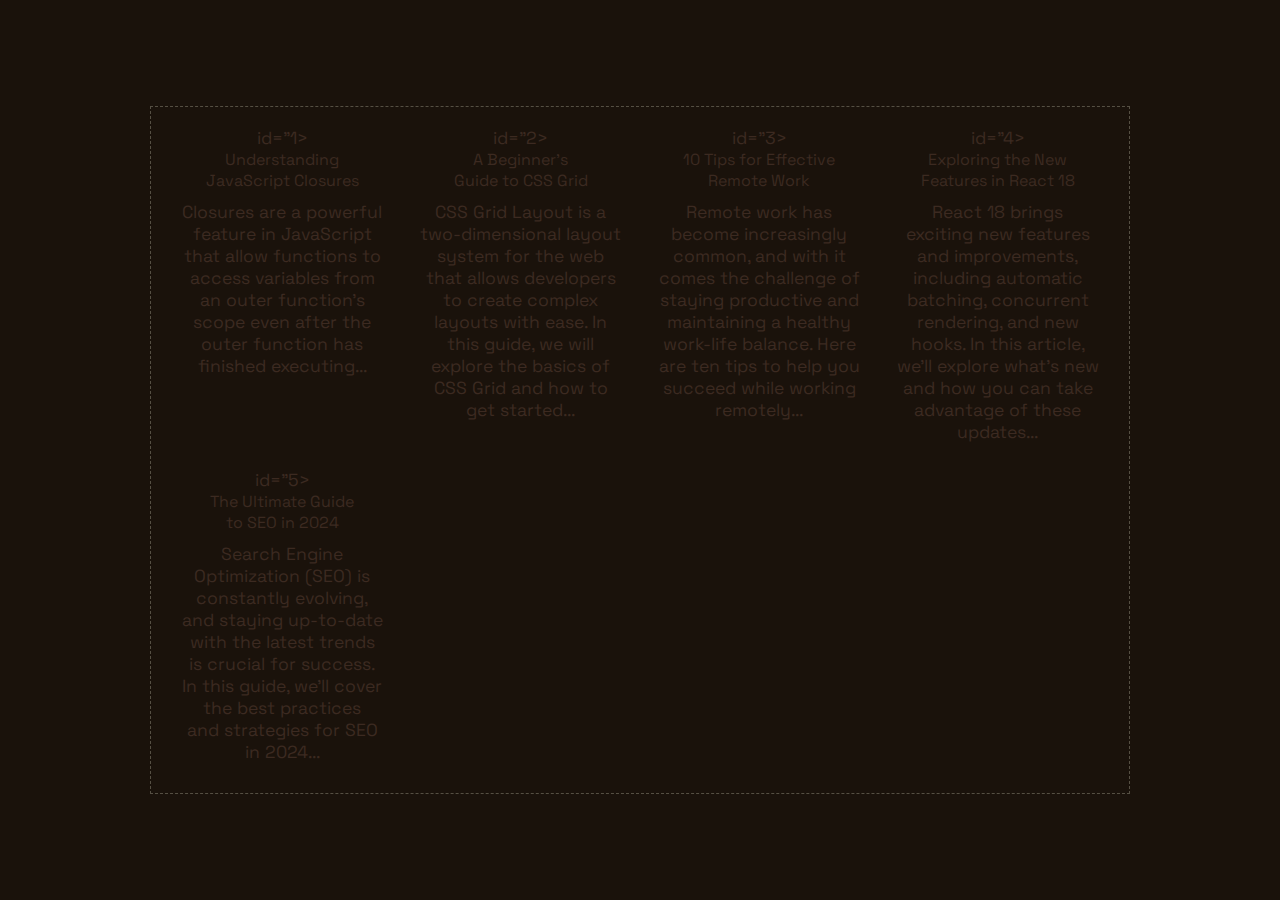
<file: blogPosts/index.html>
<!DOCTYPE html>
<html lang="en">
  <head>
    <meta charset="UTF-8" />
    <meta name="viewport" content="width=device-width, initial-scale=1.0" />
    <title>Document</title>
    <link rel="preconnect" href="https://fonts.googleapis.com" />
    <link rel="preconnect" href="https://fonts.gstatic.com" crossorigin />
    <link
      href="https://fonts.googleapis.com/css2?family=Luckiest+Guy&family=Space+Grotesk&display=swap"
      rel="stylesheet"
    />
    <link rel="stylesheet" href="reset.css" />
    <link rel="stylesheet" href="style.css" />
    <script src="blogPostCotent.js" defer></script>
    <script src="script.js" defer></script>
  </head>
  <body>
    <article id="grid-container"></article>
  </body>
</html>
</file>
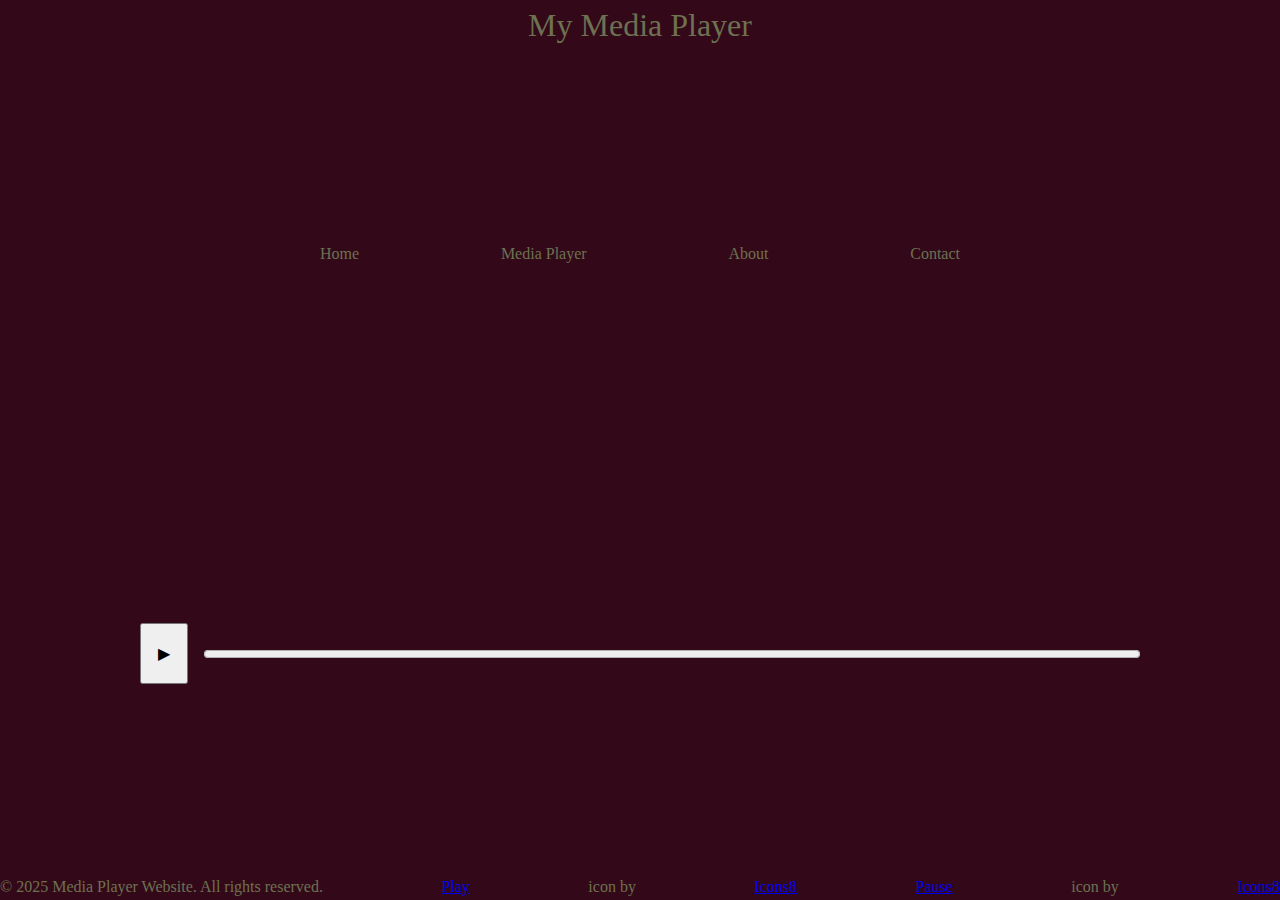
<file: mediaPlayer/index.html>
<!DOCTYPE html>
<html lang="en">
  <head>
    <meta charset="UTF-8" />
    <meta name="viewport" content="width=device-width, initial-scale=1.0" />
    <link rel="stylesheet" href="reset.css" />
    <link rel="stylesheet" href="style.css" />
    <script src="main.js" defer></script>
    <title>Media Player Baseline</title>
  </head>
  <body>
    <!-- me page heading -->
    <header>
      <h1>My Media Player</h1>
    </header>

    <!-- this is me nav bar -->
    <nav>
      <a>Home</a>
      <a>Media Player</a>
      <a>About</a>
      <a>Contact</a>
    </nav>

    <!-- this is my main -->
    <main>
      <!-- this is my media player section -->
      <section class="mediaPlayerSection">
        <video id="mediaPlayer" controls>
          <source
            src="https://thelongesthumstore.sgp1.cdn.digitaloceanspaces.com/IM-2250/miac.mp4 "
            type="video/mp4"
          />
          this browser does not support video
        </video>
        <!-- media player controls -->
        <div class="mediaPlayerControlContainer">
          <button id="playPauseButton">
            ▶
            <!-- ⏸ -->
          </button>
          <progress id="timelineProgress" max="100" value="0"></progress>
        </div>
      </section>
    </main>

    <footer>
      <p>&copy; 2025 Media Player Website. All rights reserved.</p>
      <a href="https://icons8.com/icon/59862/play">Play</a> icon by
      <a href="https://icons8.com">Icons8</a>
      <a href="https://icons8.com/icon/61012/pause">Pause</a> icon by
      <a href="https://icons8.com">Icons8</a>
    </footer>
  </body>
</html>
</file>
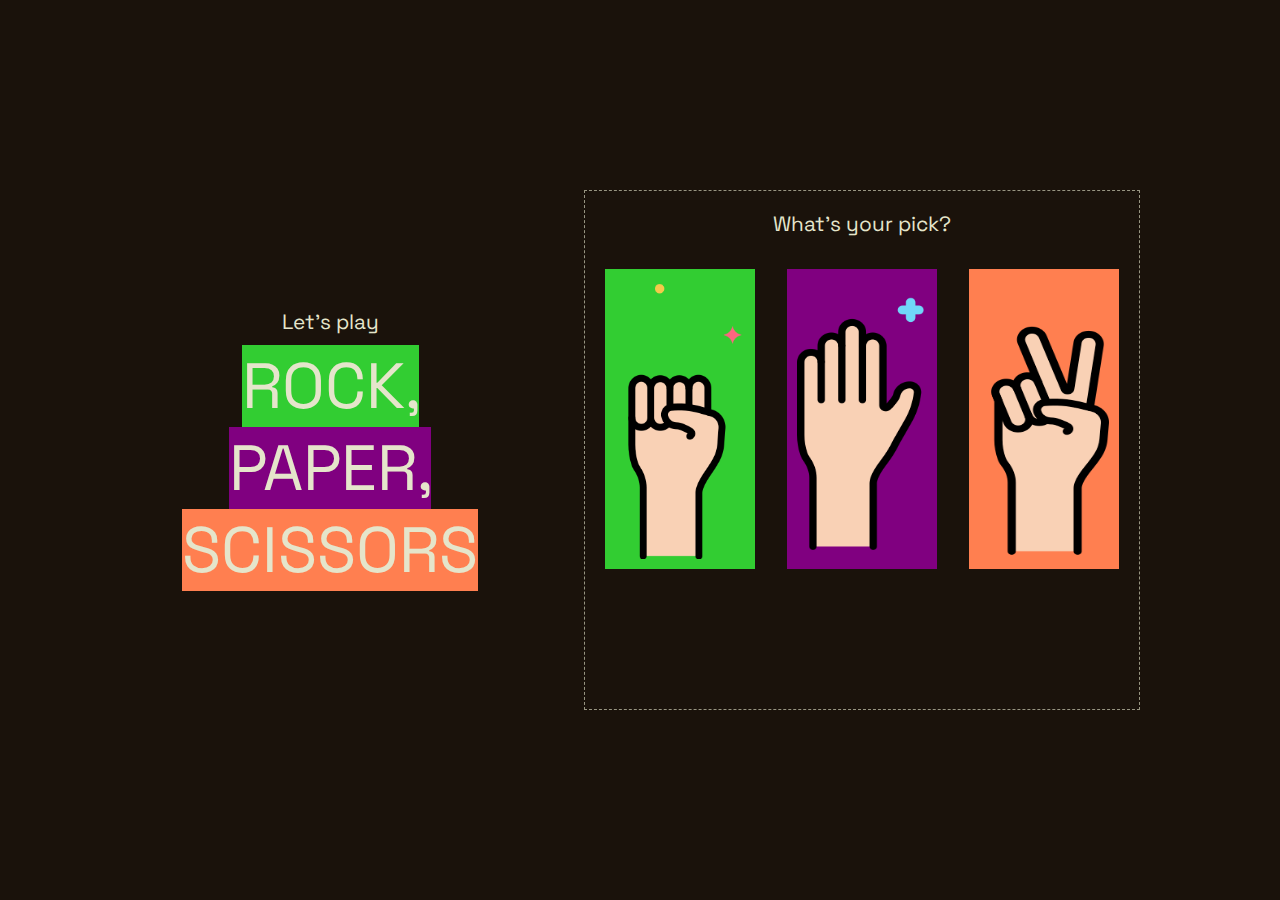
<file: rockpaperscissor/index.html>
<!DOCTYPE html>
<html lang="en">
  <head>
    <meta charset="UTF-8" />
    <meta name="viewport" content="width=device-width, initial-scale=1.0" />
    <title>Rock, Paper, Scissors</title>
    <link rel="preconnect" href="https://fonts.googleapis.com" />
    <link rel="preconnect" href="https://fonts.gstatic.com" crossorigin />
    <link
      href="https://fonts.googleapis.com/css2?family=Luckiest+Guy&family=Space+Grotesk&display=swap"
      rel="stylesheet"
    />
    <link rel="stylesheet" href="reset.css" />
    <link rel="stylesheet" href="style.css" />
    <script src="script.js" defer></script>
  </head>
  <body>
    <!-- header greets user with a big heading and invite them to play -->
    <header>
      <p>Let's play</p>
      <h1>
        <span class="rock">ROCK,</span> <span class="paper">PAPER,</span>
        <span class="scissors">SCISSORS</span>
      </h1>
    </header>
    <!-- main is the section where the actual game is played  -->
    <main class="outer">
      <p>What's your pick?</p>
      <!-- the inner div uses flex to arrange the three buttons side by side  -->
      <section class="inner">
        <!-- each choice button has corresponding image inside -->
        <button id="rock-button" class="rock">
          <img src="rock.png" alt="" />
        </button>

        <button id="paper-button" class="paper">
          <img src="paper.png" alt="" />
        </button>
        <button id="scissors-button" class="scissors">
          <img src="scissor.png" alt="" />
        </button>
      </section>
      <!-- we use the selection section to display user's and computer's choice to the user -->
      <section id="selection"></section>
      <!-- We use the result section to display the winner  -->
      <section id="result"></section>
    </main>
  </body>
</html>
</file>
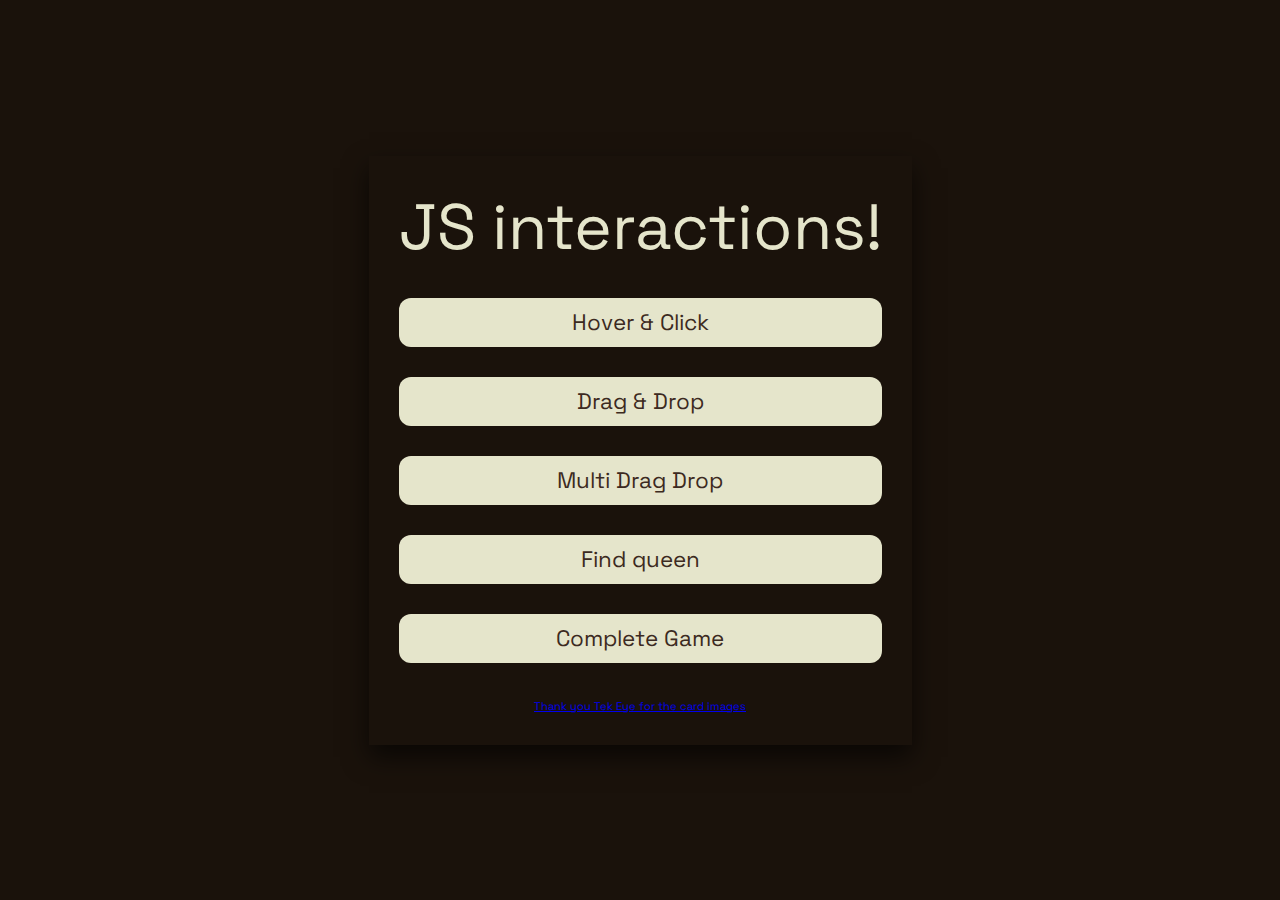
<file: week10/index.html>
<!DOCTYPE html>
<html lang="en">
  <head>
    <!-- this code is based on Rohit Ashok Khot's example for interactive media -->
    <!-- https://github.com/rohitashokkhot/rohitashokkhot.github.io/tree/main/cards -->
    <meta charset="UTF-8" />
    <meta name="viewport" content="width=device-width, initial-scale=1.0" />
    <title>Cards</title>
    <link rel="preconnect" href="https://fonts.googleapis.com" />
    <link rel="preconnect" href="https://fonts.gstatic.com" crossorigin />
    <link
      href="https://fonts.googleapis.com/css2?family=Luckiest+Guy&family=Space+Grotesk&display=swap"
      rel="stylesheet"
    />
    <link rel="stylesheet" href="reset.css" />
    <link rel="stylesheet" href="style.css" />
    <script src="script.js" defer></script>
  </head>
  <body>
    <div id="button-container">
      <h1>JS interactions!</h1>
      <button id="hoverclick-button">Hover & Click</button>
      <button id="dragdrop-button">Drag & Drop</button>
      <button id="multidragdrop-button">Multi Drag Drop</button>
      <button id="findqueen-button">Find queen</button>
      <button id="completegame-button">Complete Game</button>
      <p>
        <a href="https://www.tekeye.uk/playing_cards/svg-playing-cards"
          >Thank you Tek Eye for the card images</a
        >
      </p>
    </div>
  </body>
</html>
</file>
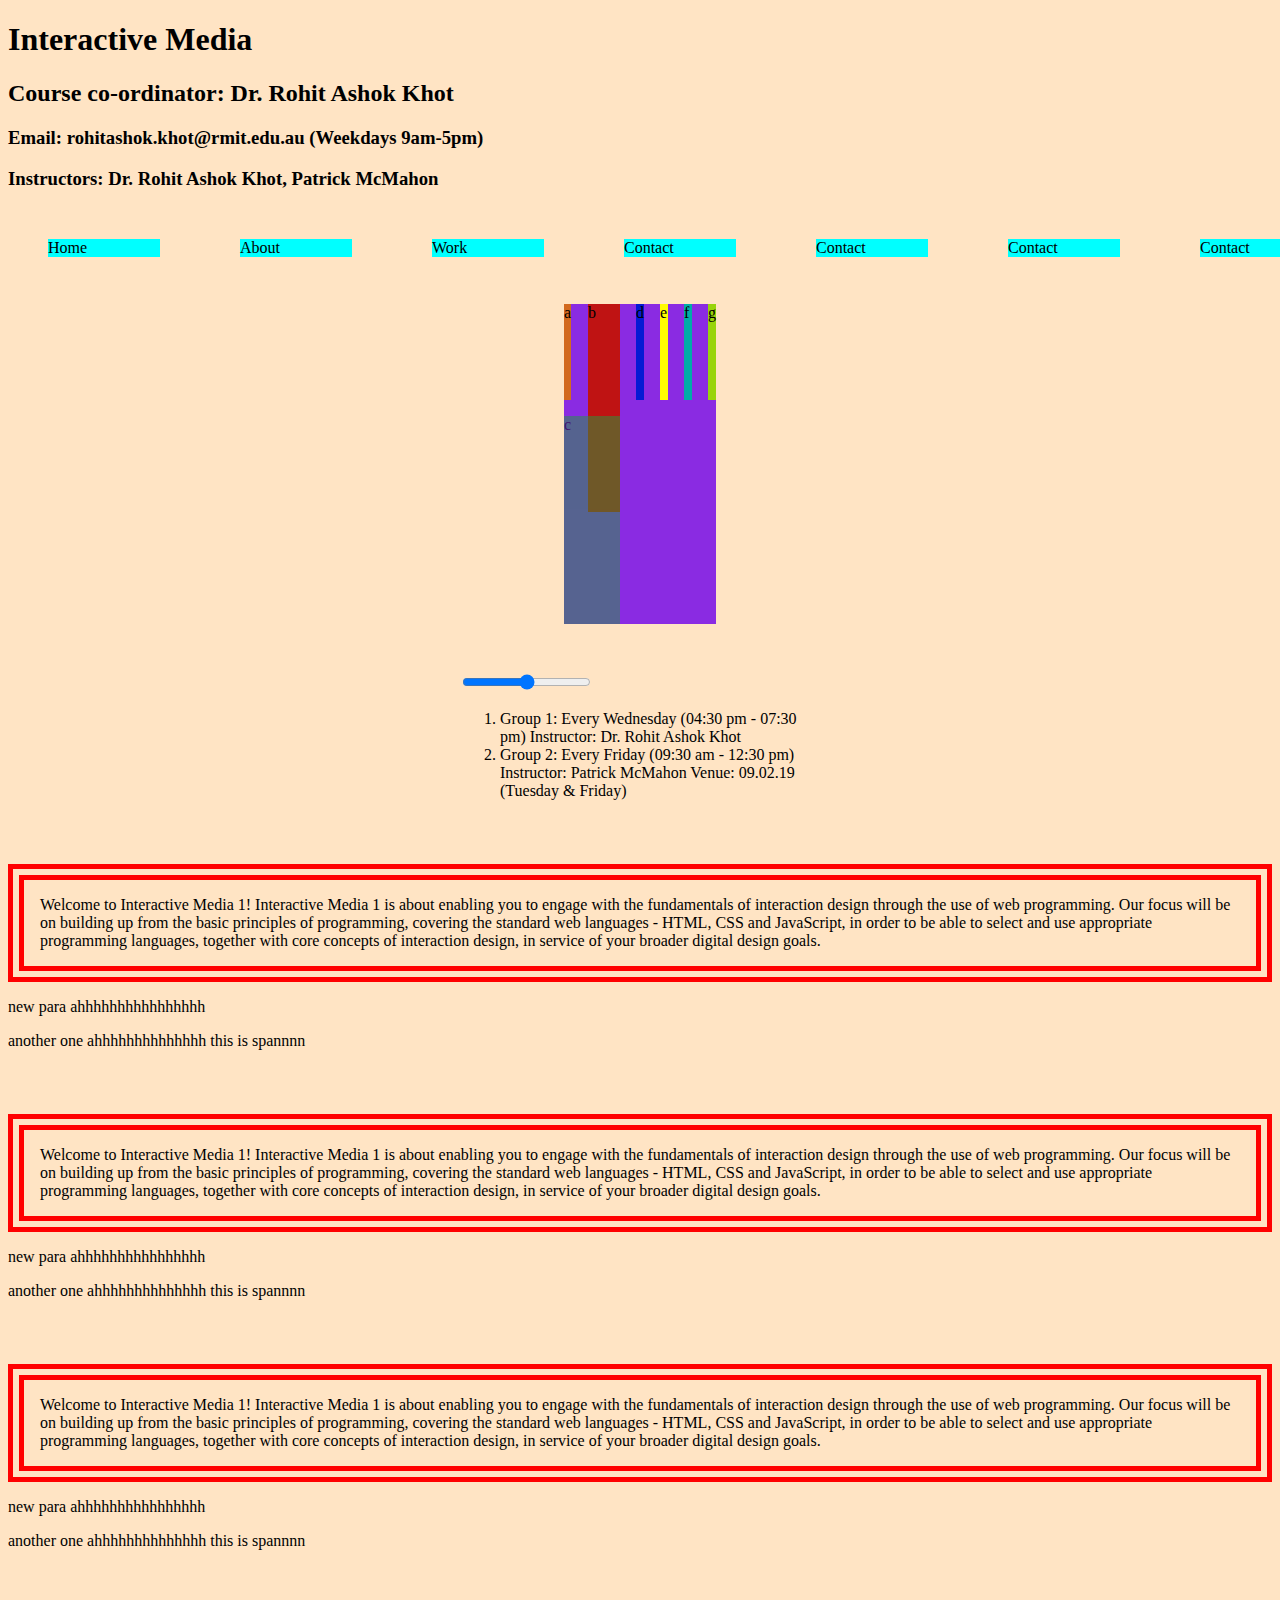
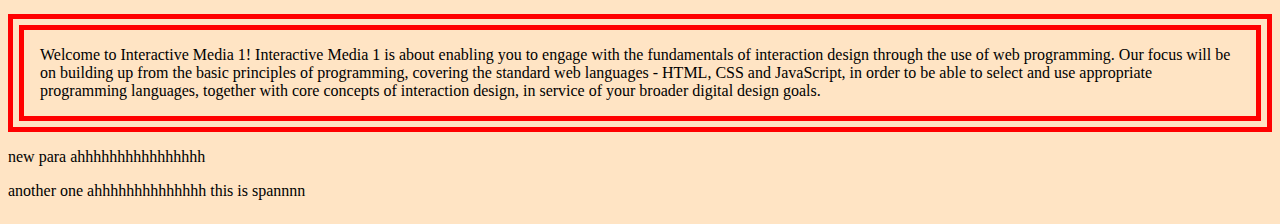
<file: week2/index.html>
<!DOCTYPE html>
<html lang="en">
  <head>
    <meta charset="UTF-8" />
    <meta name="viewport" content="width=device-width, initial-scale=1.0" />
    <title>HTML Practice</title>
    <link
      rel="apple-touch-icon"
      sizes="180x180"
      href="./assets/apple-touch-icon.png"
    />
    <link
      rel="icon"
      type="image/png"
      sizes="32x32"
      href="./assets/favicon-32x32.png"
    />
    <link
      rel="icon"
      type="image/png"
      sizes="16x16"
      href="./assets/favicon-16x16.png"
    />
    <link rel="manifest" href="./assets/site.webmanifest" />
    <style>
      p {
        color: rgb(119, 8, 255);
      }
    </style>
    <link rel="stylesheet" href="style.css" />
  </head>
  <body>
    <!-- this is a comment -->
    <!-- 
    I have added new stuff the sections and clearer layout
     -->
    <header>
      <h1>Interactive Media</h1>
      <h2>Course co-ordinator: Dr. Rohit Ashok Khot</h2>
      <h3>Email: rohitashok.khot@rmit.edu.au (Weekdays 9am-5pm)</h3>
      <h3>Instructors: Dr. Rohit Ashok Khot, Patrick McMahon</h3>
    </header>
    <nav>
      <ul class="navLinkBox">
        <li>Home</li>
        <li>About</li>
        <li>Work</li>
        <li>Contact</li>
        <li>Contact</li>
        <li>Contact</li>
        <li>Contact</li>
      </ul>
    </nav>
    <main>
      <section>
        <div class="gridBox">
          <div id="boxItem1">a</div>
          <div id="boxItem2">b</div>
          <div id="boxItem3">c</div>
          <div id="boxItem4">d</div>
          <div id="boxItem5">e</div>
          <div id="boxItem6">f</div>
          <div id="boxItem7">g</div>
        </div>
      </section>
      <section>
        <input type="range" name="testInput" id="" />
        <ol>
          <li>
            Group 1: Every Wednesday (04:30 pm - 07:30 pm) Instructor: Dr. Rohit
            Ashok Khot
          </li>
          <li>
            Group 2: Every Friday (09:30 am - 12:30 pm) Instructor: Patrick
            McMahon Venue: 09.02.19 (Tuesday & Friday)
          </li>
        </ol>
      </section>
      <section>
        <p class="blue" id="info-para">
          Welcome to Interactive Media 1! Interactive Media 1 is about enabling
          you to engage with the fundamentals of interaction design through the
          use of web programming. Our focus will be on building up from the
          basic principles of programming, covering the standard web languages -
          HTML, CSS and JavaScript, in order to be able to select and use
          appropriate programming languages, together with core concepts of
          interaction design, in service of your broader digital design goals.
        </p>
        <p>new para ahhhhhhhhhhhhhhhh</p>
        <p>another one ahhhhhhhhhhhhhh <span>this is spannnn</span></p>
      </section>

      <section>
        <p class="blue" id="info-para">
          Welcome to Interactive Media 1! Interactive Media 1 is about enabling
          you to engage with the fundamentals of interaction design through the
          use of web programming. Our focus will be on building up from the
          basic principles of programming, covering the standard web languages -
          HTML, CSS and JavaScript, in order to be able to select and use
          appropriate programming languages, together with core concepts of
          interaction design, in service of your broader digital design goals.
        </p>
        <p>new para ahhhhhhhhhhhhhhhh</p>
        <p>another one ahhhhhhhhhhhhhh <span>this is spannnn</span></p>
      </section>

      <section>
        <p class="blue" id="info-para">
          Welcome to Interactive Media 1! Interactive Media 1 is about enabling
          you to engage with the fundamentals of interaction design through the
          use of web programming. Our focus will be on building up from the
          basic principles of programming, covering the standard web languages -
          HTML, CSS and JavaScript, in order to be able to select and use
          appropriate programming languages, together with core concepts of
          interaction design, in service of your broader digital design goals.
        </p>
        <p>new para ahhhhhhhhhhhhhhhh</p>
        <p>another one ahhhhhhhhhhhhhh <span>this is spannnn</span></p>
      </section>

      <section>
        <p class="blue" id="info-para">
          Welcome to Interactive Media 1! Interactive Media 1 is about enabling
          you to engage with the fundamentals of interaction design through the
          use of web programming. Our focus will be on building up from the
          basic principles of programming, covering the standard web languages -
          HTML, CSS and JavaScript, in order to be able to select and use
          appropriate programming languages, together with core concepts of
          interaction design, in service of your broader digital design goals.
        </p>
        <p>new para ahhhhhhhhhhhhhhhh</p>
        <p>another one ahhhhhhhhhhhhhh <span>this is spannnn</span></p>
      </section>
    </main>
  </body>
</html>
</file>
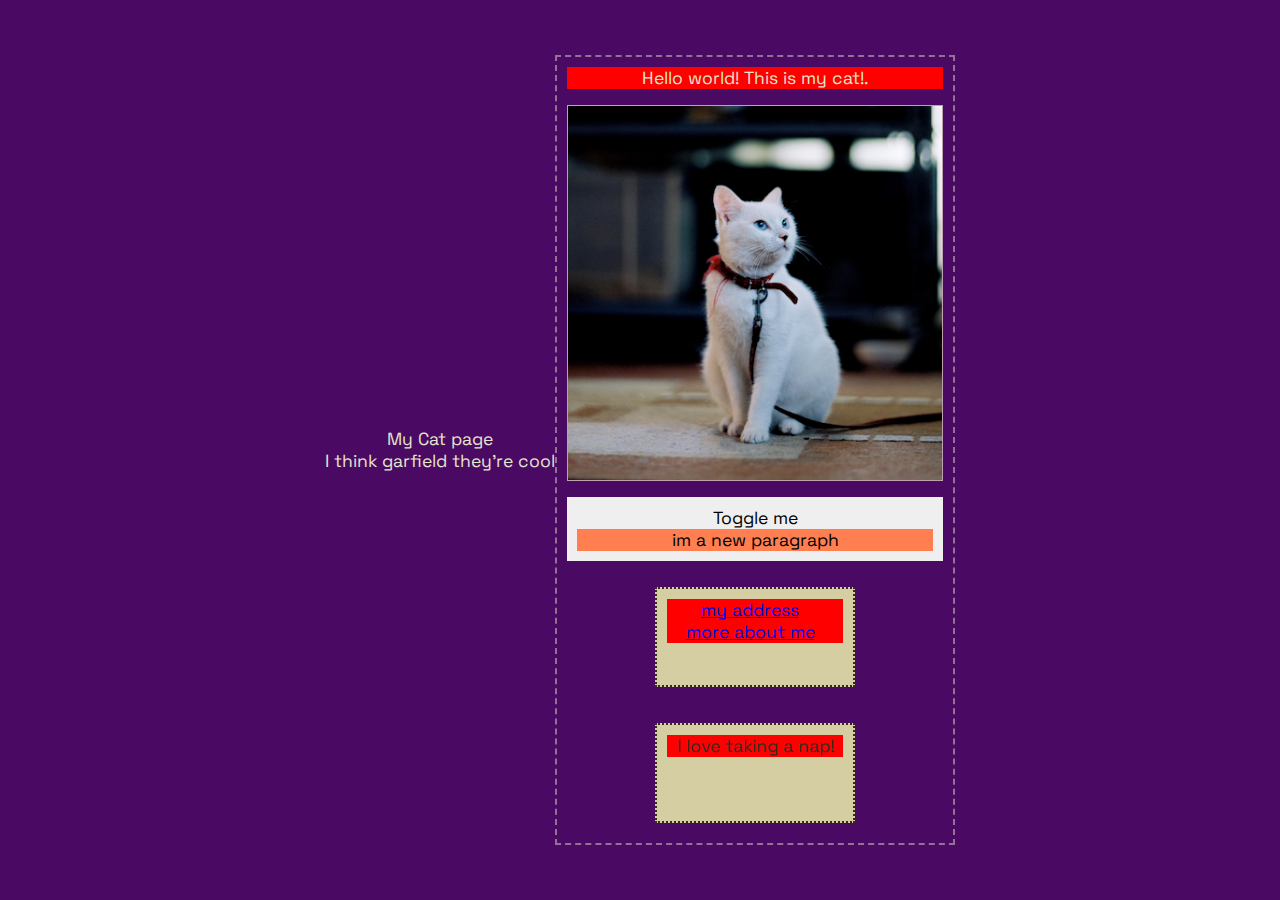
<file: week6/index.html>
<!DOCTYPE html>
<html lang="en">
  <head>
    <meta charset="UTF-8" />
    <meta name="viewport" content="width=device-width, initial-scale=1.0" />
    <title>DOM handling</title>
    <link rel="preconnect" href="https://fonts.googleapis.com" />
    <link rel="preconnect" href="https://fonts.gstatic.com" crossorigin />
    <link
      href="https://fonts.googleapis.com/css2?family=Luckiest+Guy&family=Space+Grotesk&display=swap"
      rel="stylesheet"
    />
    <link rel="stylesheet" href="reset.css" />
    <link rel="stylesheet" href="style.css" />
    <script src="script.js" defer></script>
  </head>
  <body>
    <header>
      <h1>My Cat page</h1>
    </header>
    <section class="outer">
      <p id="hello">Hello world! This is my cat!.</p>
      <img
        src="cat.png"
        alt="my cute cat"
        id="myImage"
        data-catname="garfield"
      />
      <button id="my-button" onclick="updateCatName()">Toggle me</button>
      <div class="inner">
        <p><a href="#">my address</a><a href="#">more about me</a></p>
      </div>
      <div class="inner" id="status">
        <p>I love taking a nap!</p>
      </div>
    </section>
  </body>
</html>
</file>
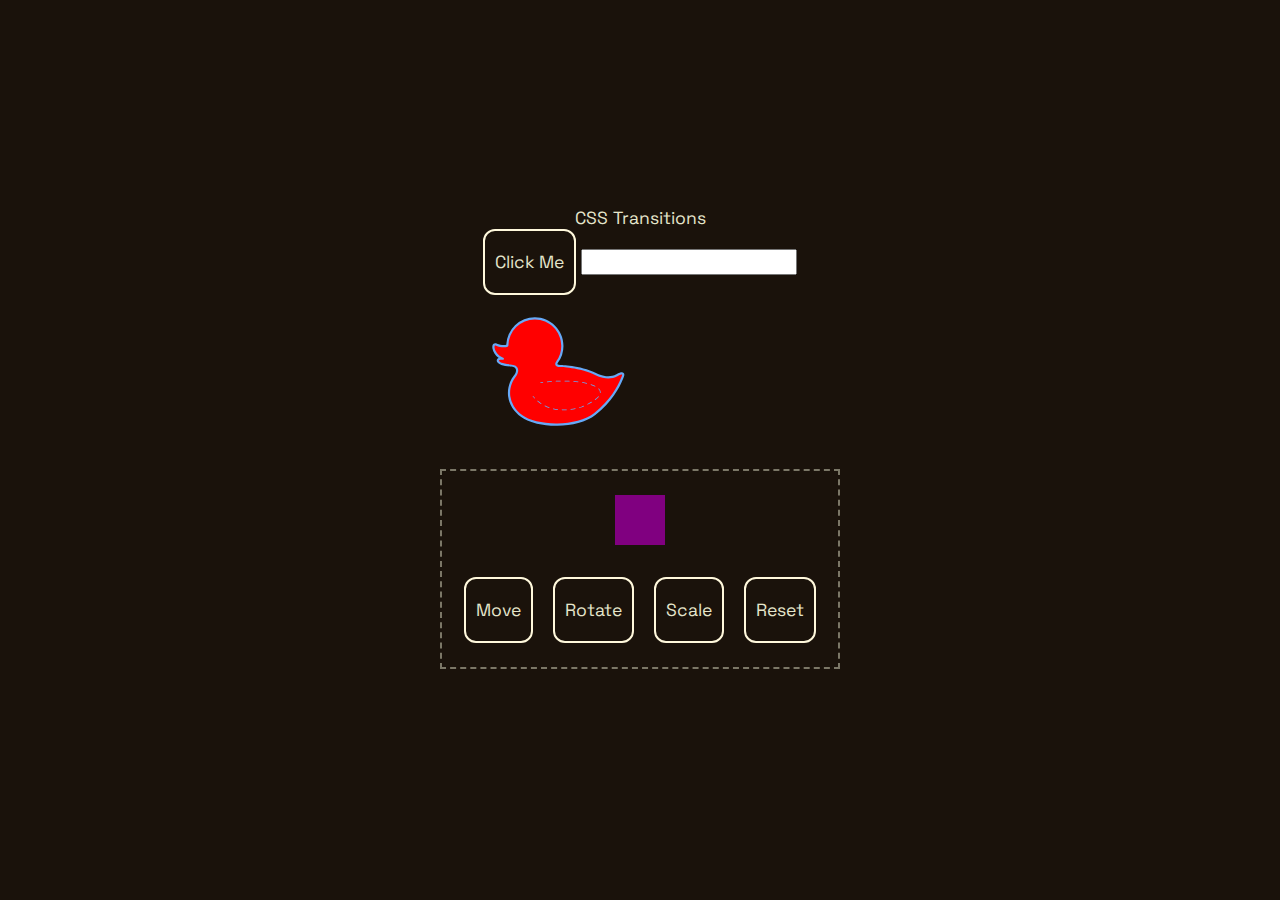
<file: week9/index.html>
<!DOCTYPE html>
<html lang="en">
  <head>
    <meta charset="UTF-8" />
    <meta name="viewport" content="width=device-width, initial-scale=1.0" />
    <title>CSS transforms</title>
    <link rel="preconnect" href="https://fonts.googleapis.com" />
    <link rel="preconnect" href="https://fonts.gstatic.com" crossorigin />
    <link
      href="https://fonts.googleapis.com/css2?family=Luckiest+Guy&family=Space+Grotesk&display=swap"
      rel="stylesheet"
    />
    <link rel="stylesheet" href="reset.css" />
    <link rel="stylesheet" href="style.css" />
    <script src="script.js" defer></script>
  </head>
  <body>
    <!-- css transition -->
    <section>
      <h2>CSS Transitions</h2>
      <button>Click Me</button>
      <input type="text" name="textTest" id="text-Test" />
      <svg
        width="150px"
        height="150px"
        viewBox="0 0 1024 1024"
        class="icon"
        version="1.1"
        xmlns="http://www.w3.org/2000/svg"
        id="duck-logo"
      >
        <path
          d="M913.88 548.4c-66.14 35.43-141.83-7.68-141.83-7.68-112.76-53.91-246.31-55.82-246.31-55.82-34.09-2.34-25.47-17.51-20.69-25.88 0.73-1.27 1.74-2.36 2.59-3.56a187.06 187.06 0 0 0 34.17-108.08c0-103.78-84.13-187.92-187.92-187.92C251 159.47 167.37 242.24 166 344.87c-1 3.81-42.28 9.32-73-5.06-40-18.71-25.08 73.65 42.35 95.45l-2.31-0.1c-28.06-1.52-30.8 7.68-30.8 7.68s-16.14 29.75 83.13 38.37c31.39 2.72 35.71 8.11 42 16.64 11.92 16.14 3.57 39.25-12.15 59-44.53 55.77-71.84 180.68 49.78 270.85 103.12 76.47 377.65 79.95 497.37-15.13 108-85.76 156.72-170.47 185.79-241.14 3.9-9.54 31.84-58.43-34.28-23.03z"
          fill="#DFEDFF"
          id="duck-icon"
        />
        <path
          d="M497.6 892c-45.54 0-90.26-4.72-129.91-13.76-44.48-10.13-81.54-25.54-107.18-44.55-51.15-37.93-81.9-86.48-88.93-140.4-7.75-59.47 14.44-111.93 37.79-141.21 5.94-7.45 24.37-33.06 12-49.83-5.31-7.2-8.24-11.16-36.63-13.62-49.83-4.32-79.54-14.77-88.3-31A20 20 0 0 1 95.31 440c1-2.48 3.9-7 12.58-9.9-25-17-39.75-43.45-43.46-65.14-2.49-14.57 0.26-25.73 7.75-31.43 4.34-3.31 12-6.08 24-0.48 22.57 10.56 52.33 9.36 62.45 7.08A195.41 195.41 0 0 1 353.9 152c107.75 0 195.42 87.66 195.42 195.42a194.18 194.18 0 0 1-35.54 112.4c-0.39 0.55-0.8 1.09-1.22 1.62a14.24 14.24 0 0 0-1 1.35c-1.33 2.32-4.44 7.76-3.45 9.6 0.09 0.16 2.3 4 18 5.07 3.19 0.06 35.67 0.78 81.68 7.77 43.83 6.66 108.47 20.53 167.55 48.77l0.48 0.25c0.72 0.41 73 40.58 134.58 7.58l3.54 6.61-3.54-6.61c26.78-14.35 41.69-17.16 49.86-9.43 10 9.45 1.46 27.71-3.64 38.63-0.64 1.38-1.2 2.56-1.5 3.3C930.2 634.73 883.66 725.8 767 818.44c-29.48 23.42-68.66 41.78-116.44 54.6-43.33 11.62-92.79 18.16-143 18.92q-4.99 0.04-9.96 0.04zM108.93 446.26c-0.19 0.58-0.51 2.28 1 4.7 3.12 5.13 16.77 17.6 76.12 22.75 31.67 2.75 39.06 8.37 47.4 19.66 12.64 17.12 8 42.58-12.32 68.09-21.43 26.87-41.79 75.1-34.65 129.91a171.55 171.55 0 0 0 23.39 66.51c14.09 23.45 34.14 44.91 59.6 63.79 48 35.59 139.14 56.78 237.88 55.29 49-0.74 97.21-7.11 139.36-18.41 45.79-12.28 83.13-29.73 111-51.86C871.59 716.23 917 627.47 941.2 568.58c0.43-1.06 1-2.33 1.78-3.94a113.36 113.36 0 0 0 5.47-13.25c1.59-5 1.45-7.32 1.31-8.1-1.55-0.37-8.86-0.86-32.33 11.71-28.67 15.36-63.59 18.86-101 10.14a197.41 197.41 0 0 1-47.86-17.77c-109.85-52.44-241.64-55-243-55h-0.4c-16.57-1.14-26.21-5.26-30.34-13-4.9-9.16 0.67-18.89 3.66-24.12a25.75 25.75 0 0 1 2.2-3.16c0.26-0.33 0.52-0.66 0.76-1a179.26 179.26 0 0 0 32.8-103.76C534.32 247.9 453.38 167 353.9 167a180.41 180.41 0 0 0-180.38 178 7.5 7.5 0 0 1-0.25 1.83 9.3 9.3 0 0 1-5.5 6c-9.4 4.38-48.35 7.63-77.94-6.22-3.92-1.83-7.12-2.27-8.56-1.18-2.11 1.61-3.65 7.6-2.05 17 3.4 19.92 21.78 53.87 58.44 65.72a7.5 7.5 0 0 1-2.66 14.59l-2.31-0.1c-17.46-0.94-22.63 2.51-23.63 3.37z m-0.09 0.14z"
          fill="#66A9F7"
        />
        <path
          d="M393.54 600.36a2.5 2.5 0 0 1-0.35-5c0.05 0 5.5-0.79 14.94-1.9a2.5 2.5 0 0 1 0.58 5c-9.37 1.1-14.76 1.87-14.82 1.88zM550.28 786.86c-3.57 0-7.16-0.05-10.67-0.16a2.5 2.5 0 1 1 0.15-5c9.75 0.29 19.84 0.17 29.92-0.36a2.5 2.5 0 0 1 0.26 5c-6.58 0.35-13.2 0.52-19.66 0.52z m-40.63-2.39h-0.3a301.55 301.55 0 0 1-29.93-5.15 2.5 2.5 0 0 1 1.1-4.88 296.47 296.47 0 0 0 29.43 5.06 2.5 2.5 0 0 1-0.3 5z m90.17-0.83a2.5 2.5 0 0 1-0.31-5 420.3 420.3 0 0 0 29.56-4.86 2.5 2.5 0 0 1 1 4.9c-9.89 2-20 3.65-29.92 4.92z m59.05-11.93a2.5 2.5 0 0 1-0.68-4.91c9.47-2.67 14.94-4.66 15-4.68s5.09-2 13.08-5.51a2.5 2.5 0 0 1 2 4.58c-8.1 3.56-13.28 5.59-13.33 5.61-0.28 0.1-5.73 2.09-15.4 4.82a2.49 2.49 0 0 1-0.67 0.09zM451 771.14a2.5 2.5 0 0 1-0.82-0.14 252.81 252.81 0 0 1-28.09-11.65 2.5 2.5 0 1 1 2.19-4.49 247.67 247.67 0 0 0 27.53 11.42 2.5 2.5 0 0 1-0.82 4.86z m263.58-22.69a2.5 2.5 0 0 1-1.14-4.73c9.37-4.78 18.21-9.68 26.25-14.54a2.5 2.5 0 0 1 2.59 4.28c-8.15 4.92-17.09 9.87-26.56 14.71a2.49 2.49 0 0 1-1.14 0.28zM397 744.72a2.49 2.49 0 0 1-1.37-0.41 239.3 239.3 0 0 1-24.3-18.31 2.5 2.5 0 0 1 3.25-3.8 234.35 234.35 0 0 0 23.8 17.91 2.5 2.5 0 0 1-1.37 4.59z m369-27.78a2.5 2.5 0 0 1-1.52-4.48 135.63 135.63 0 0 0 21.63-20.14 2.5 2.5 0 0 1 3.84 3.2 140.53 140.53 0 0 1-22.43 20.91 2.49 2.49 0 0 1-1.52 0.51z m34.69-47.28h-0.2a2.5 2.5 0 0 1-2.29-2.69c0.06-0.75 0.09-1.5 0.09-2.24 0-7.94-3.54-15.6-10.52-22.75a2.5 2.5 0 1 1 3.58-3.49c7.92 8.12 11.94 16.95 11.94 26.24 0 0.87 0 1.76-0.11 2.64a2.5 2.5 0 0 1-2.51 2.28z m-35.75-44.08a2.49 2.49 0 0 1-1.14-0.28l-1.44-0.73a224.37 224.37 0 0 0-26-10.88A2.5 2.5 0 0 1 738 609a229.39 229.39 0 0 1 26.55 11.13l1.49 0.75a2.5 2.5 0 0 1-1.14 4.73z m-56.63-20.28a2.5 2.5 0 0 1-0.6-0.07c-9.21-2.27-19.07-4.32-29.33-6.1a2.5 2.5 0 0 1 0.85-4.93c10.37 1.79 20.35 3.87 29.67 6.17a2.5 2.5 0 0 1-0.6 4.93z m-269.93-10a2.5 2.5 0 0 1-0.23-5c9.94-0.92 20.07-1.74 30.09-2.44a2.5 2.5 0 0 1 0.35 5c-10 0.7-20.07 1.51-30 2.43z m210.6-0.46h-0.29c-9.56-1.12-19.62-2.06-29.9-2.81a2.5 2.5 0 0 1 0.36-5c10.35 0.75 20.49 1.71 30.12 2.83a2.5 2.5 0 0 1-0.29 5z m-150.48-3.69a2.5 2.5 0 0 1-0.12-5c10.16-0.48 20.31-0.83 30.18-1a2.5 2.5 0 1 1 0.11 5c-9.83 0.22-19.94 0.57-30.05 1z m90.38-0.71h-0.09c-9.73-0.35-19.84-0.55-30-0.6a2.5 2.5 0 0 1 0-5c10.26 0.05 20.42 0.26 30.2 0.61a2.5 2.5 0 0 1-0.09 5zM351.56 705.86a2.49 2.49 0 0 1-1.85-0.81c-3.37-3.69-6.69-7.55-9.88-11.48a2.5 2.5 0 1 1 3.88-3.15c3.13 3.86 6.39 7.65 9.69 11.26a2.5 2.5 0 0 1-1.85 4.19z"
          fill="#66A9F7"
        />
      </svg>
    </section>
    <!-- css transform -->
    <section>
      <div class="outer">
        <div class="ball"></div>
        <div class="controls">
          <button id="move-button">Move</button>
          <button id="rotate-button">Rotate</button>
          <button id="scale-button">Scale</button>
          <button id="reset-button">Reset</button>
        </div>
      </div>
    </section>
    <!-- css animation -->
    <section></section>
  </body>
</html>
</file>
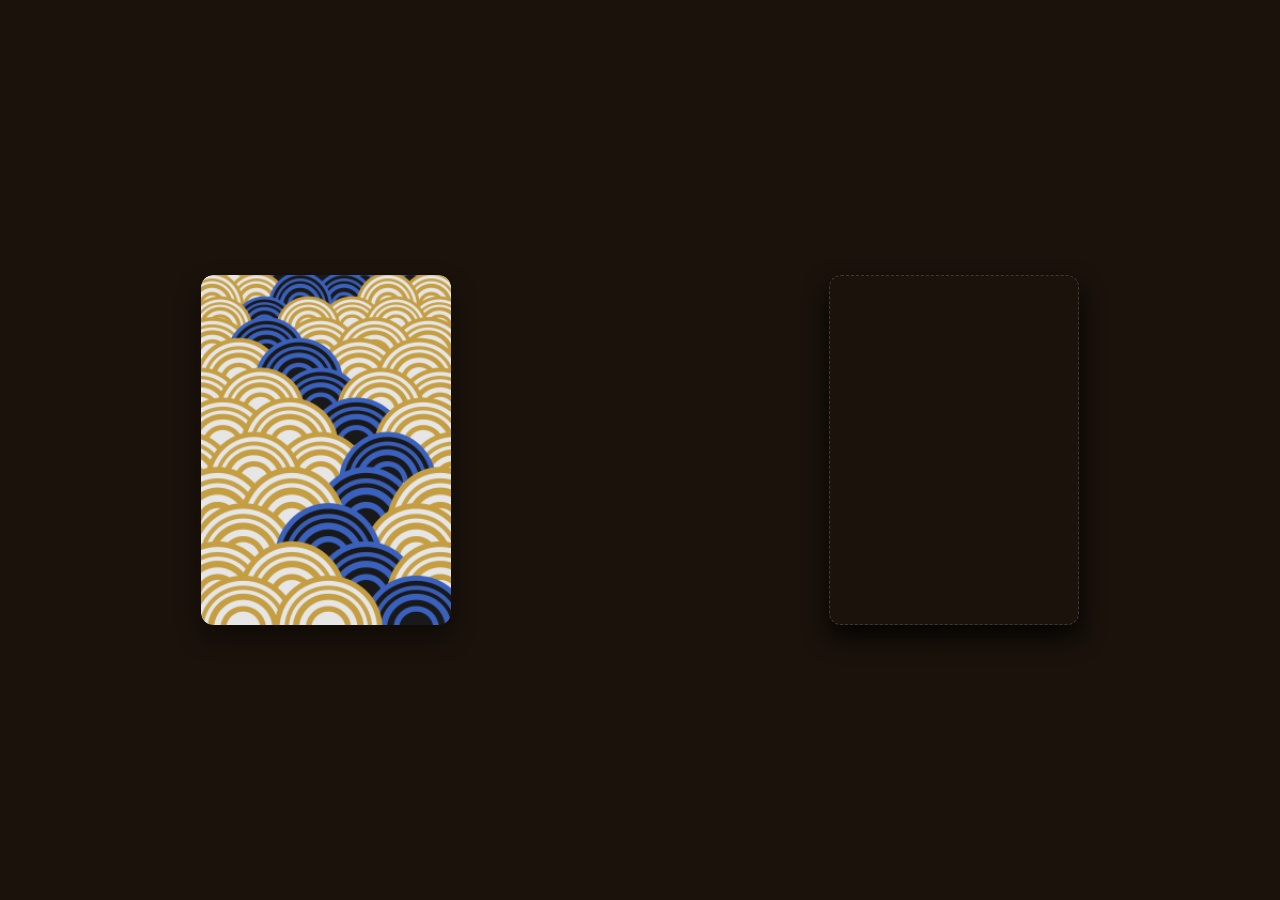
<file: week10/dragdrop.html>
<!DOCTYPE html>
<html lang="en">
  <head>
    <meta charset="UTF-8" />
    <meta name="viewport" content="width=device-width, initial-scale=1.0" />
    <title>Cards</title>
    <link rel="preconnect" href="https://fonts.googleapis.com" />
    <link rel="preconnect" href="https://fonts.gstatic.com" crossorigin />
    <link
      href="https://fonts.googleapis.com/css2?family=Luckiest+Guy&family=Space+Grotesk&display=swap"
      rel="stylesheet"
    />
    <link rel="stylesheet" href="reset.css" />
    <link rel="stylesheet" href="style.css" />
    <script src="dragdrop.js" defer></script>
  </head>
  <body>
    <!-- Topic 2: Learn about drag and drop effect -->
    <div id="game-screen">
      <section>
        <div class="deck">
          <div class="card-container">
            <div class="card" draggable="true">
              <div class="card-face"><img src="cloud.png" alt="Back" /></div>
              <div class="card-face flip">
                <img src="queen.png" alt="Queen" />
              </div>
            </div>
          </div>
        </div>
        <div class="dropbox card-container"></div>
      </section>
    </div>
  </body>
</html>
</file>
<file: blogPosts/style.css>
/* https://colorhunt.co/palette/1a120b3c2a21d5cea3e5e5cb */

body {
  background-color: #1a120b;
  display: flex;
  text-align: center;
  margin: auto;
  max-width: 1000px;
  justify-content: center;
  align-items: center;
  font-family: "Space Grotesk", sans-serif;
  font-optical-sizing: auto;
  font-weight: 400;
  font-style: normal;
  /* color: #e5e5cb; */
  color: #3c2a21;
  font-size: 1.1rem;
}

#grid-container {
  border: 1px dashed #e5e5cb4a;
  margin: 10px;
  /* width: 1200px; */
  /* min-height: 500px; */
  padding: 20px;
  display: grid;
  gap: 1rem;
  grid-template-columns: repeat(4, 1fr);
  overflow: scroll;
}

#box1 {
  background-color: limegreen;
}
#box2 {
  background-color: plum;
}
#box3 {
  background-color: aquamarine;
}
#box4 {
  background-color: coral;
}
#box5 {
  background-color: yellow;
}
#box6 {
  background-color: hotpink;
}

h1 {
  font-weight: 800;
  font-size: 1.6rem;
  padding: 10px;
  border-bottom: 1px solid #3c2a21;
}

h3 {
  font-size: medium;
}

p {
  /* padding-bottom: 20px;
  padding-top: 20px; */
  padding: 10px;
}
</file>
<file: mediaPlayer/style.css>
/* store my custom variables */
:root {
  /* my colour palette is taken from https://lospec.com */
  /* its called lava-gb by aero */
  /* i picked this color as it realtes... */
  --colour-01: #330919;
  --colour-02: #6d7151;
  --colour-03: #7f642a;
  --colour-04: #ce8c23;
  --border: solid coral 2px;
}

body {
  display: flex;
  flex-direction: column;
  align-items: center;
  justify-content: space-between;
  gap: 1rem;
  line-height: 1.6;
  background-color: var(--colour-01);
  color: var(--colour-02);
}

h1 {
  font-size: 2rem;
}

nav {
  display: flex;
  flex-direction: row;
  align-items: center;
  justify-content: space-between;
  width: 50%;
}

footer {
  display: flex;
  flex-direction: row;
  align-items: center;
  justify-content: space-between;
  width: 100%;
}

main {
  max-width: 1000px;
  width: 100%;
}
.mediaPlayerSection {
  width: 100%;
  margin: 0 auto;
}

#mediaPlayer {
  max-width: 100%;
}

.mediaPlayerControlContainer {
  display: flex;
  align-items: center;
  justify-content: space-between;
  gap: 1rem;
  margin-top: 1rem;
}

#playPauseButton {
  padding: 1rem;
  cursor: pointer;
}

#timelineProgress {
  flex: 1;
}
</file>
<file: rockpaperscissor/style.css>
/* https://colorhunt.co/palette/1a120b3c2a21d5cea3e5e5cb */

body {
  background-color: #1a120b;
  display: flex;
  text-align: center;
  margin: auto;
  max-width: 1000px;
  gap: 4rem;
  justify-content: center;
  align-items: center;
  font-family: "Space Grotesk", sans-serif;
  font-optical-sizing: auto;
  font-weight: 400;
  font-style: normal;
  color: #e5e5cb;
  font-size: 1.3rem;
}

h1 {
  padding-top: 10px;
  font-size: 4rem;
}
.outer {
  border: 1px dashed #e5e5cb9e;
  min-height: 300px;
  padding: 20px;
  display: flex;
  justify-content: center;
  flex-direction: column;
  gap: 2rem;
  flex-shrink: 0;
}

/* adding pointer based cursor to indicate to user that it is a button   */
button {
  border: none;
  cursor: pointer;
}

/* enlarge the button by 10% on hover  */
button:hover {
  scale: 1.1;
}

button:active {
  scale: 1.1;
}

/* For consistency, all images have default size of 150x300  */
img {
  width: 150px;
  height: 300px;
  padding: 10px;
}

.inner {
  display: flex;
  justify-content: center;
  gap: 2rem;
}

.rock {
  background-color: limegreen;
}
.paper {
  background-color: purple;
}
#box3 {
  background-color: aquamarine;
}
.scissors {
  background-color: coral;
}

/* We use space between to arrange both choices on extreme end
User's choice on left and computer's choice on right.  */

#selection {
  display: flex;
  justify-content: space-between;
  min-height: 1.5rem;
}

#result {
  font-size: 2rem;
  text-transform: uppercase;
  min-height: 2rem;
}

.tie {
  color: aquamarine;
}
.win {
  color: goldenrod;
}

.loose {
  color: crimson;
}
</file>
<file: week10/style.css>
/* ------- Basic setup --------------*/
body {
  background-color: #1a120b;
  display: flex;
  text-align: center;
  margin: auto;
  width: 100%;
  height: 100%;
  justify-content: space-around;
  align-items: center;
  font-family: "Space Grotesk", sans-serif;
  font-optical-sizing: auto;
  font-weight: 400;
  font-style: normal;
  color: #e5e5cb;
  /* color: #3c2a21; */
  font-size: 1.1rem;
  overflow-x: scroll;
  scroll-behavior: smooth;
  /* overflow: hidden; */
}

h1 {
  font-size: 4rem;
}

h2 {
  font-size: 1.4rem;
  margin-top: 10px;
}
button {
  background-color: #e5e5cb;
  padding: 10px 20px;
  font-size: 1.4rem;
  border-radius: 12px;
  border: none;
  color: #3c2a21;
  transition: scale 0.4s ease, background-color 0.4s ease;
  cursor: pointer;
}

button:hover {
  scale: 0.9;
  background-color: #e5e5cb9c;
}

#button-container {
  display: flex;
  flex-direction: column;
  gap: 30px;
  box-shadow: 0 12px 24px rgba(0, 0, 0, 0.623);
  /* width: 400px; */
  padding: 30px;
}

a {
  font-size: 0.7rem;
}
/* ------------------------------------------------- */

#welcome-screen,
#game-screen {
  display: flex;
  flex-direction: column;
  justify-content: space-around;
  align-items: center;
  min-width: 100vw;
  height: 100vh;
  scroll-behavior: smooth;
}

.info {
  background-color: rgba(0, 0, 0, 0.623);
  padding: 20px;
  border-radius: 12px;
}

section {
  min-width: 98vw;
  display: flex;
  justify-content: space-around;
  align-items: center;
}

.deck {
  display: flex;
  gap: 20px;
}

.card-container {
  width: 250px;
  height: 350px;
  text-align: center;
  display: flex;
  justify-content: center;
  align-items: center;
  border-radius: 12px;
  overflow: hidden;
  box-shadow: 0 12px 24px rgba(0, 0, 0, 0.4);
}

.dropbox {
  border: 1px dashed #e5e5cb30;
  box-shadow: 0 12px 24px rgba(0, 0, 0, 0.856);
}

.card {
  width: 100%;
  height: 100%;
  cursor: grab;
  position: relative;
  transition: rotate 0.8s ease;
  transform-style: preserve-3d;
  /* this is important the flip wont work without preserve-3d */
}

.card:hover {
  scale: 0.98;
}

.card-face {
  position: absolute;
  width: 100%;
  height: 100%;
  backface-visibility: hidden;
  border-radius: 12px;
  overflow: hidden;
}

.card-face img {
  width: 100%;
  height: 100%;
  object-fit: cover;
  display: block;
}

.flip {
  rotate: y 180deg;
}

#cover {
  cursor: pointer;
  transition: scale 0.4s ease;
}

#cover:hover {
  scale: 1.1;
}
</file>
<file: week2/style.css>
* {
  color: rgb(0, 0, 0);
  background-color: bisque;
}

p {
  color: rgb(0, 0, 0);
}

.bold {
  font-weight: bold;
}

/* #info-para {  
  border: 1rem solid red;
}*/

/* section { 
  text-align: center;
  border: 0.5rem dashed;
}*/

h1 {
  font-size: 32px;
}

ol {
  width: 20rem;
}
main {
  display: flex;
  flex-direction: column;
  align-items: center;
  gap: 3rem;
}
/* y and x in order */
/* margin 0 auto means center text */
#info-para {
  padding: 1rem;
  margin: 0 auto;
  border: 1rem double red;
}
.navLinkBox {
  display: flex;
  flex-direction: row;
  justify-content: space-between;
  gap: 5rem;
  height: 5rem;
  align-items: center;
  list-style: none;
  width: 100%;
}
.navLinkBox li {
  background-color: aqua;
  flex: 1;
}

.gridBox {
  background-color: blueviolet;
  display: grid;
  height: 20rem;
  width: 100%;
  grid-template-columns: repeat(7, 1fr);
  grid-template-rows: 1fr 1fr 1fr;
  align-items: stretch;
  gap: 1rem;
}
#boxItem1 {
  background-color: chocolate;
  width: fit-content;
}
#boxItem2 {
  background-color: rgb(191, 19, 19);
  grid-column: 2/4;
  grid-row: 1/3;
}
#boxItem3 {
  background-color: rgb(34, 156, 62);
  grid-column: 1/4;
  grid-row: 2/4;
  opacity: 0.5;
}
#boxItem4 {
  background-color: rgb(5, 26, 212);
}
#boxItem5 {
  background-color: rgb(255, 251, 0);
}
#boxItem6 {
  background-color: rgb(0, 173, 167);
}
#boxItem7 {
  background-color: rgb(152, 212, 11);
}
</file>
<file: week6/style.css>
/* https://colorhunt.co/palette/1a120b3c2a21d5cea3e5e5cb */

body {
  background-color: color(display-p3 0.264 0.061 0.371);
  display: flex;
  text-align: center;
  margin: auto;
  max-width: 1000px;
  justify-content: center;
  align-items: center;
  font-family: "Space Grotesk", sans-serif;
  font-optical-sizing: auto;
  font-weight: 400;
  font-style: normal;
  color: #e5e5cb;
  /* color: #3c2a21; */
  font-size: 1.1rem;
}

.outer {
  border: 2px dashed #e5e5cb7a;
  width: 400px;
  min-height: 200px;
  padding: 10px;
  display: flex;
  flex-direction: column;
  gap: 1rem;
  /* background-color: cornsilk; */
}

img {
  cursor: pointer;
  border: 1px solid rgba(255, 248, 220, 0.635);
}

button {
  padding: 10px;
  cursor: pointer;
  border: none;
}

button:hover {
  background-color: cornsilk;
  scale: 0.9;
}

.inner {
  background-color: #d5cea3;
  width: 200px;
  height: 100px;
  margin: 10px auto;
  border: 2px dotted #3c2a21;
  padding: 10px;
  /* line-height: 80px; */
}
.inner p {
  color: #3c2a21;
}

.round {
  border-radius: 50%;
}

a {
  margin-right: 10px;
  display: block;
}

.purple-box {
  background-color: purple;
}

.coral-box {
  background-color: coral;
}

.round {
  border-radius: 50%;
}
</file>
<file: week9/style.css>
/* https://colorhunt.co/palette/1a120b3c2a21d5cea3e5e5cb */

body {
  background-color: #1a120b;
  display: flex;
  flex-direction: column;
  text-align: center;
  margin: auto;
  max-width: 1000px;
  justify-content: center;
  align-items: center;
  font-family: "Space Grotesk", sans-serif;
  font-optical-sizing: auto;
  font-weight: 400;
  font-style: normal;
  color: #e5e5cb;
  /* color: #3c2a21; */
  font-size: 1.1rem;
  gap: 1.5rem;
}

.outer {
  border: 2px dashed #e5e5cb7a;
  width: 400px;
  min-height: 200px;
  padding: 10px;
  display: flex;
  flex-direction: column;
  justify-content: center;
  align-items: center;
  gap: 2rem;
  opacity: 1;
  /* background-color: cornsilk; */
  /* transition: opacity 0.5s ease, transform 0.5s ease, background-color 0.5s ease; */
}

input[type="text"] {
  border: 1px solid #8f3a3a transition background-color 0.1 ease;
}
input[type="text"]:focus {
  border-color: purple;
}

#duck-icon {
  width: 5rem;
  /* fill changes the interior of svg */
  fill: red;
  transition: 1s;
}
#duck-icon:hover {
  fill: rgb(169, 9, 169);
  transform: scale(2);
  stroke: green;
}
button {
  padding: 20px 10px;
  border-radius: 12px;
  cursor: pointer;
  color: #e5e5cb;
  background-color: transparent;
  border: 2px solid cornsilk;
  /* applies when user removes mouse */
  transition: background-color 0.5s ease;
}

button:hover {
  background-color: coral;
  /* applied when user hovers: when mouse enters */
  transition: background-color 0.1s ease;
  border-color: coral;

  /* transition: border-color 0.5s ease; */
}

.ball {
  min-width: 50px;
  min-height: 50px;
  /* border-radius: 50%; */
  background-color: purple;
  transition: transform 0.7s ease-out;
   transition: transform 0.5s cubic-bezier(0.25, 0.1, 0.25, 1); */
   transition: translate 0.8s ease-out rotate 0.8s ease scale 0.8s ease; */
   animation: colourShift 4s linear 2s 2 alternate; 
}
.ball:hover{
    animation: colourShift 4s linear infinite forwards; 
}
@keyframes colourShift {
    0% {
        background-color: purple;
    }
    25% {
        background-color: red;
    }
    50% {
        background-color: rgb(0, 255, 174);
    }
    75% {
        background-color: rgb(38, 0, 255);
    }
    100% {
        background-color: rgb(115, 0, 255);
        transform: rotate(360deg);
    }
  
}

.controls {
  display: flex;
  justify-content: space-between;
  gap: 20px;
}

.moveright {
  translate: 50px 0px;
}

/* media query for prefers reduced motion */
/* anything inside will apply if users have this engaged */
@media (prefers-reduced-motion: reduce){
    .outer{
        /* if user prefers reduced motion, set animation to none */
        animation: none;
    }

}
</file>
